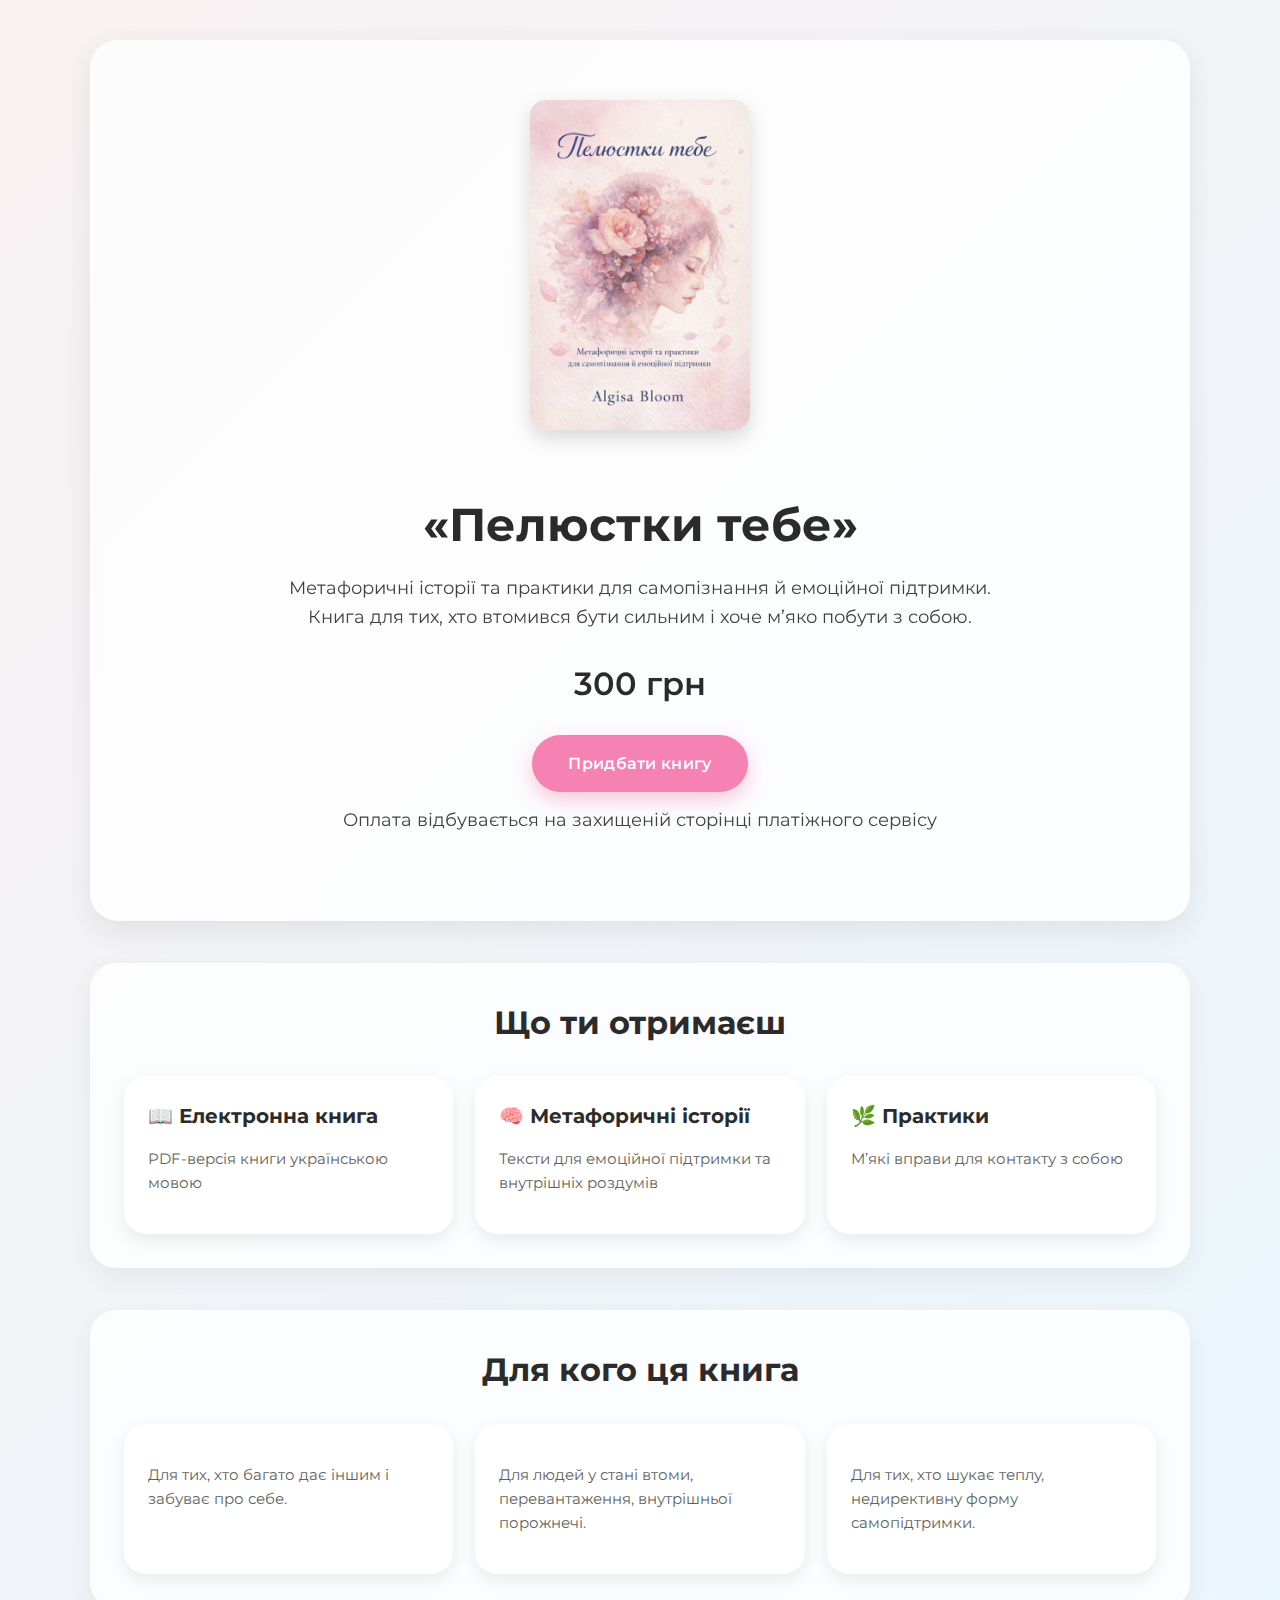
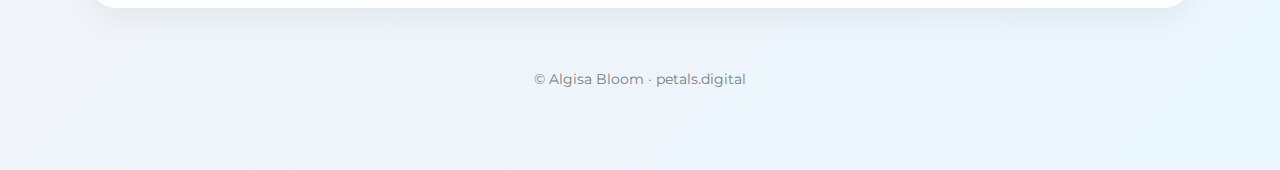
<file: buy.html>
<!DOCTYPE html>
<html lang="uk">
<head>
  <meta charset="UTF-8" />
  <meta name="viewport" content="width=device-width, initial-scale=1.0"/>
  <title>Пелюстки тебе — придбати книгу</title>

  <link href="https://fonts.googleapis.com/css2?family=Montserrat:wght@400;500;600;700&display=swap" rel="stylesheet">

  <style>
    :root {
      --bg1: rgb(248,241,242);
      --bg2: rgb(234,247,254);
      --accent: rgb(245,130,178);
      --accent-hover: #c497b2;
      --text: #2b2b2b;
      --card: rgba(255,255,255,0.78);
    }

    body {
      margin: 0;
      font-family: 'Montserrat', sans-serif;
      background: linear-gradient(135deg, var(--bg1), var(--bg2));
      color: var(--text);
      line-height: 1.6;
    }

    .container {
      max-width: 1100px;
      margin: 0 auto;
      padding: 40px 20px 80px;
    }

    .hero {
      text-align: center;
      padding: 60px 30px;
      background: var(--card);
      border-radius: 28px;
      backdrop-filter: blur(6px);
      box-shadow: 0 10px 30px rgba(0,0,0,0.08);
    }

    .hero img {
      max-width: 220px;
      border-radius: 16px;
      box-shadow: 0 8px 20px rgba(0,0,0,0.15);
      margin-bottom: 20px;
    }

    .hero h1 {
      font-size: 46px;
      margin-bottom: 12px;
    }

    .hero p {
      font-size: 18px;
      max-width: 720px;
      margin: 0 auto 26px;
      opacity: 0.9;
    }

    .price {
      font-size: 32px;
      font-weight: 600;
      margin: 18px 0 26px;
    }

    .btn {
      display: inline-block;
      padding: 16px 36px;
      background: var(--accent);
      color: white;
      border-radius: 999px;
      text-decoration: none;
      font-weight: 600;
      letter-spacing: 0.3px;
      transition: all 0.15s ease;
      box-shadow: 0 8px 20px rgba(245,130,178,0.45);
    }

    .btn:hover {
      background: var(--accent-hover);
      transform: translateY(-2px) scale(1.02);
      box-shadow: 0 12px 28px rgba(196,151,178,0.6);
    }

    .section {
      margin-top: 42px;
      padding: 34px;
      background: var(--card);
      border-radius: 26px;
      box-shadow: 0 10px 30px rgba(0,0,0,0.06);
    }

    .section h2 {
      text-align: center;
      margin-top: 0;
      margin-bottom: 28px;
      font-size: 32px;
    }

    .grid {
      display: grid;
      grid-template-columns: repeat(auto-fit, minmax(240px, 1fr));
      gap: 22px;
    }

    .card {
      background: white;
      border-radius: 22px;
      padding: 24px;
      box-shadow: 0 6px 18px rgba(0,0,0,0.08);
      transition: transform 0.15s ease;
    }

    .card:hover {
      transform: translateY(-4px);
    }

    .card h3 {
      margin-top: 0;
      margin-bottom: 8px;
      font-size: 20px;
    }

    .muted {
      opacity: 0.75;
      font-size: 15px;
    }

    footer {
      text-align: center;
      margin-top: 60px;
      opacity: 0.6;
      font-size: 14px;
    }
  </style>
</head>

<body>
  <div class="container">

    <div class="hero">
      <img src="cover-ua.png" alt="Обкладинка книги Пелюстки тебе"/>
      <h1>«Пелюстки тебе»</h1>
      <p>
        Метафоричні історії та практики для самопізнання й емоційної підтримки.
        Книга для тих, хто втомився бути сильним і хоче м’яко побути з собою.
      </p>
      <div class="price">300 грн</div>

      <!-- 🔗 ЗАМІНИ ЛІНК НА СВІЙ РЕАЛЬНИЙ LIQPAY / WAYFORPAY -->
    <a class="btn" href="https://www.liqpay.ua/uk/checkout/sandbox_i54081446011" target="_blank">

        Придбати книгу
      </a>

      <p class="muted" style="margin-top:14px;">
        Оплата відбувається на захищеній сторінці платіжного сервісу
      </p>
    </div>

    <div class="section">
      <h2>Що ти отримаєш</h2>
      <div class="grid">
        <div class="card">
          <h3>📖 Електронна книга</h3>
          <p class="muted">PDF-версія книги українською мовою</p>
        </div>
        <div class="card">
          <h3>🧠 Метафоричні історії</h3>
          <p class="muted">Тексти для емоційної підтримки та внутрішніх роздумів</p>
        </div>
        <div class="card">
          <h3>🌿 Практики</h3>
          <p class="muted">М’які вправи для контакту з собою</p>
        </div>
      </div>
    </div>

    <div class="section">
      <h2>Для кого ця книга</h2>
      <div class="grid">
        <div class="card">
          <p class="muted">
            Для тих, хто багато дає іншим і забуває про себе.
          </p>
        </div>
        <div class="card">
          <p class="muted">
            Для людей у стані втоми, перевантаження, внутрішньої порожнечі.
          </p>
        </div>
        <div class="card">
          <p class="muted">
            Для тих, хто шукає теплу, недирективну форму самопідтримки.
          </p>
        </div>
      </div>
    </div>

    <footer>
      © Algisa Bloom · petals.digital
    </footer>

  </div>
</body>
</html>
</file>
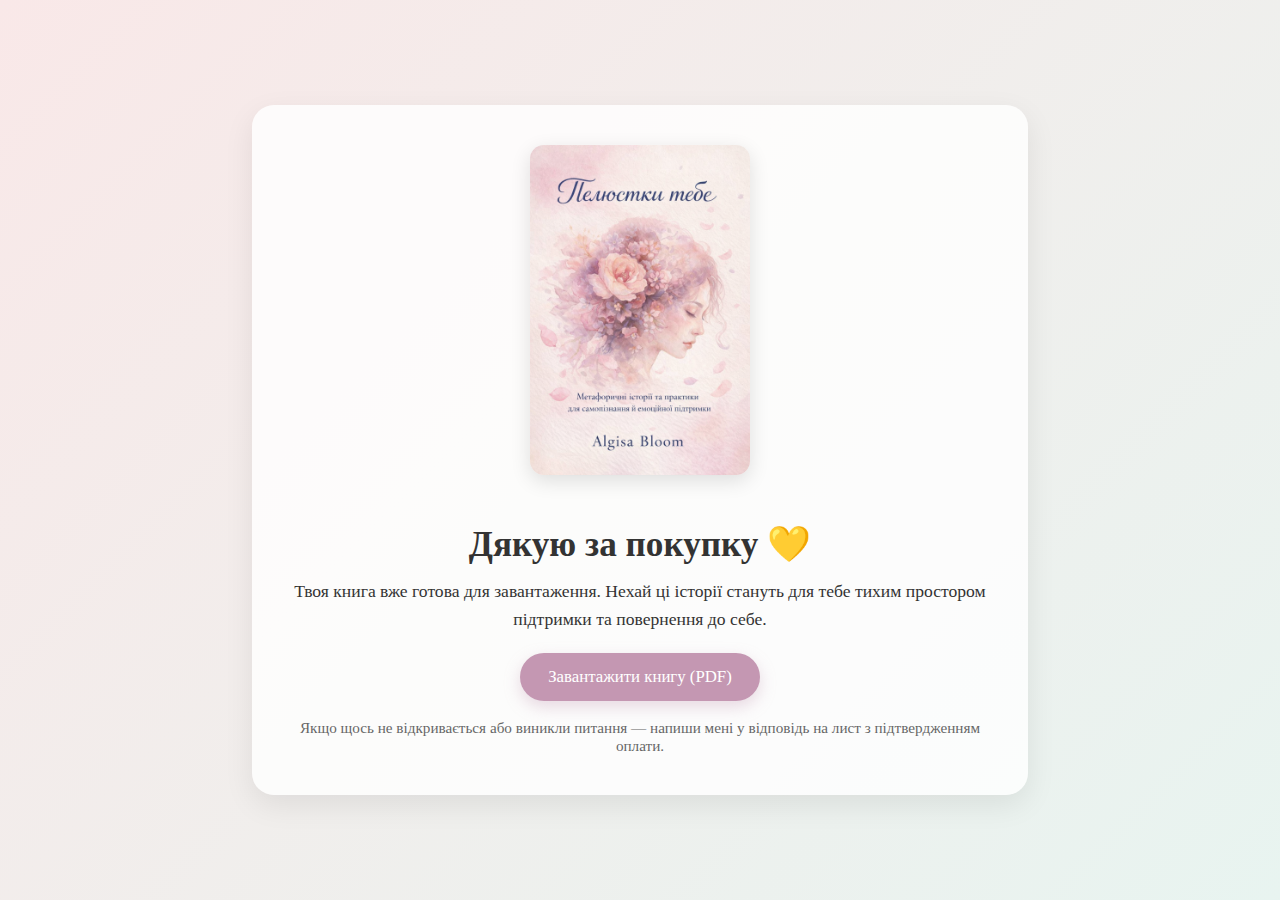
<file: thankyou.html>
<!DOCTYPE html>
<html lang="uk">
<head>
  <meta charset="UTF-8" />
  <meta name="viewport" content="width=device-width, initial-scale=1.0"/>
  <title>Дякуємо за покупку — Пелюстки тебе</title>
  <style>
    body {
      margin: 0;
      min-height: 100vh;
      font-family: 'Georgia', serif;
      background: linear-gradient(135deg, #f9e8e8, #e8f4f0);
      color: #333;
      display: flex;
      align-items: center;
      justify-content: center;
    }
    .card {
      max-width: 720px;
      background: rgba(255,255,255,0.8);
      border-radius: 22px;
      padding: 40px 28px;
      text-align: center;
      box-shadow: 0 10px 30px rgba(0,0,0,0.08);
    }
    .cover {
      max-width: 220px;
      width: 100%;
      border-radius: 14px;
      margin-bottom: 20px;
      box-shadow: 0 6px 20px rgba(0,0,0,0.12);
    }
    h1 {
      font-size: 2.2em;
      margin-bottom: 12px;
    }
    p {
      font-size: 1.1em;
      line-height: 1.6;
      margin: 10px 0 20px;
    }
    .btn {
      display: inline-block;
      background: #c497b2;
      color: #fff;
      padding: 14px 28px;
      border-radius: 999px;
      text-decoration: none;
      font-size: 1.05em;
      transition: transform 0.15s ease, box-shadow 0.15s ease;
      box-shadow: 0 6px 16px rgba(196,151,178,0.35);
    }
    .btn:hover {
      transform: translateY(-2px);
      box-shadow: 0 10px 22px rgba(196,151,178,0.45);
    }
    .note {
      margin-top: 18px;
      font-size: 0.95em;
      opacity: 0.75;
    }
  </style>
</head>
<body>
  <div class="card">
    <img src="/cover-ua.png" alt="Обкладинка книги Пелюстки тебе" class="cover" />
    
    <h1>Дякую за покупку 💛</h1>
    <p>
      Твоя книга вже готова для завантаження.  
      Нехай ці історії стануть для тебе тихим простором підтримки та повернення до себе.
    </p>

    <a class="btn" href="https://drive.google.com/file/d/1Rc2vCUFtjn0jGz4lkUje629iVkMCynvR/view?usp=sharing" target="_blank" download>
      Завантажити книгу (PDF)
    </a>

    <div class="note">
      Якщо щось не відкривається або виникли питання — напиши мені у відповідь на лист з підтвердженням оплати.
    </div>
  </div>
</body>
</html>
</file>
